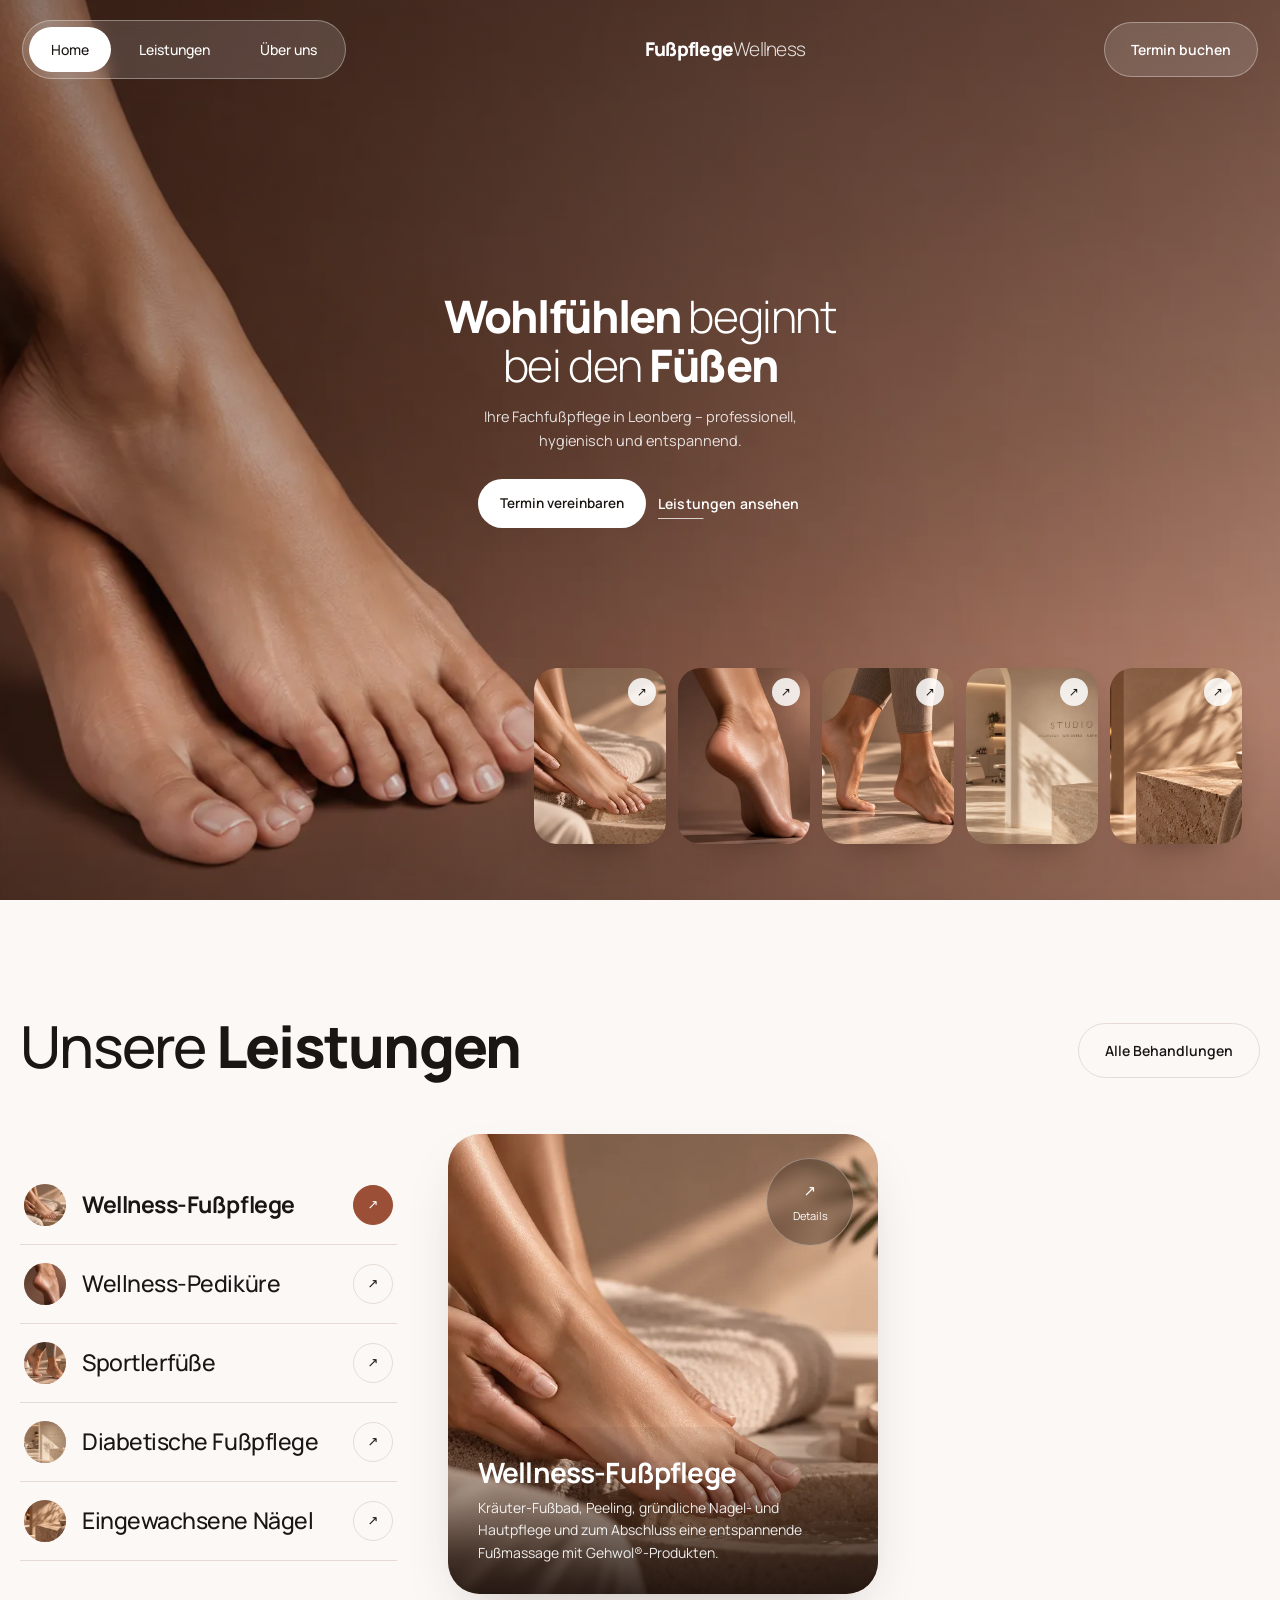
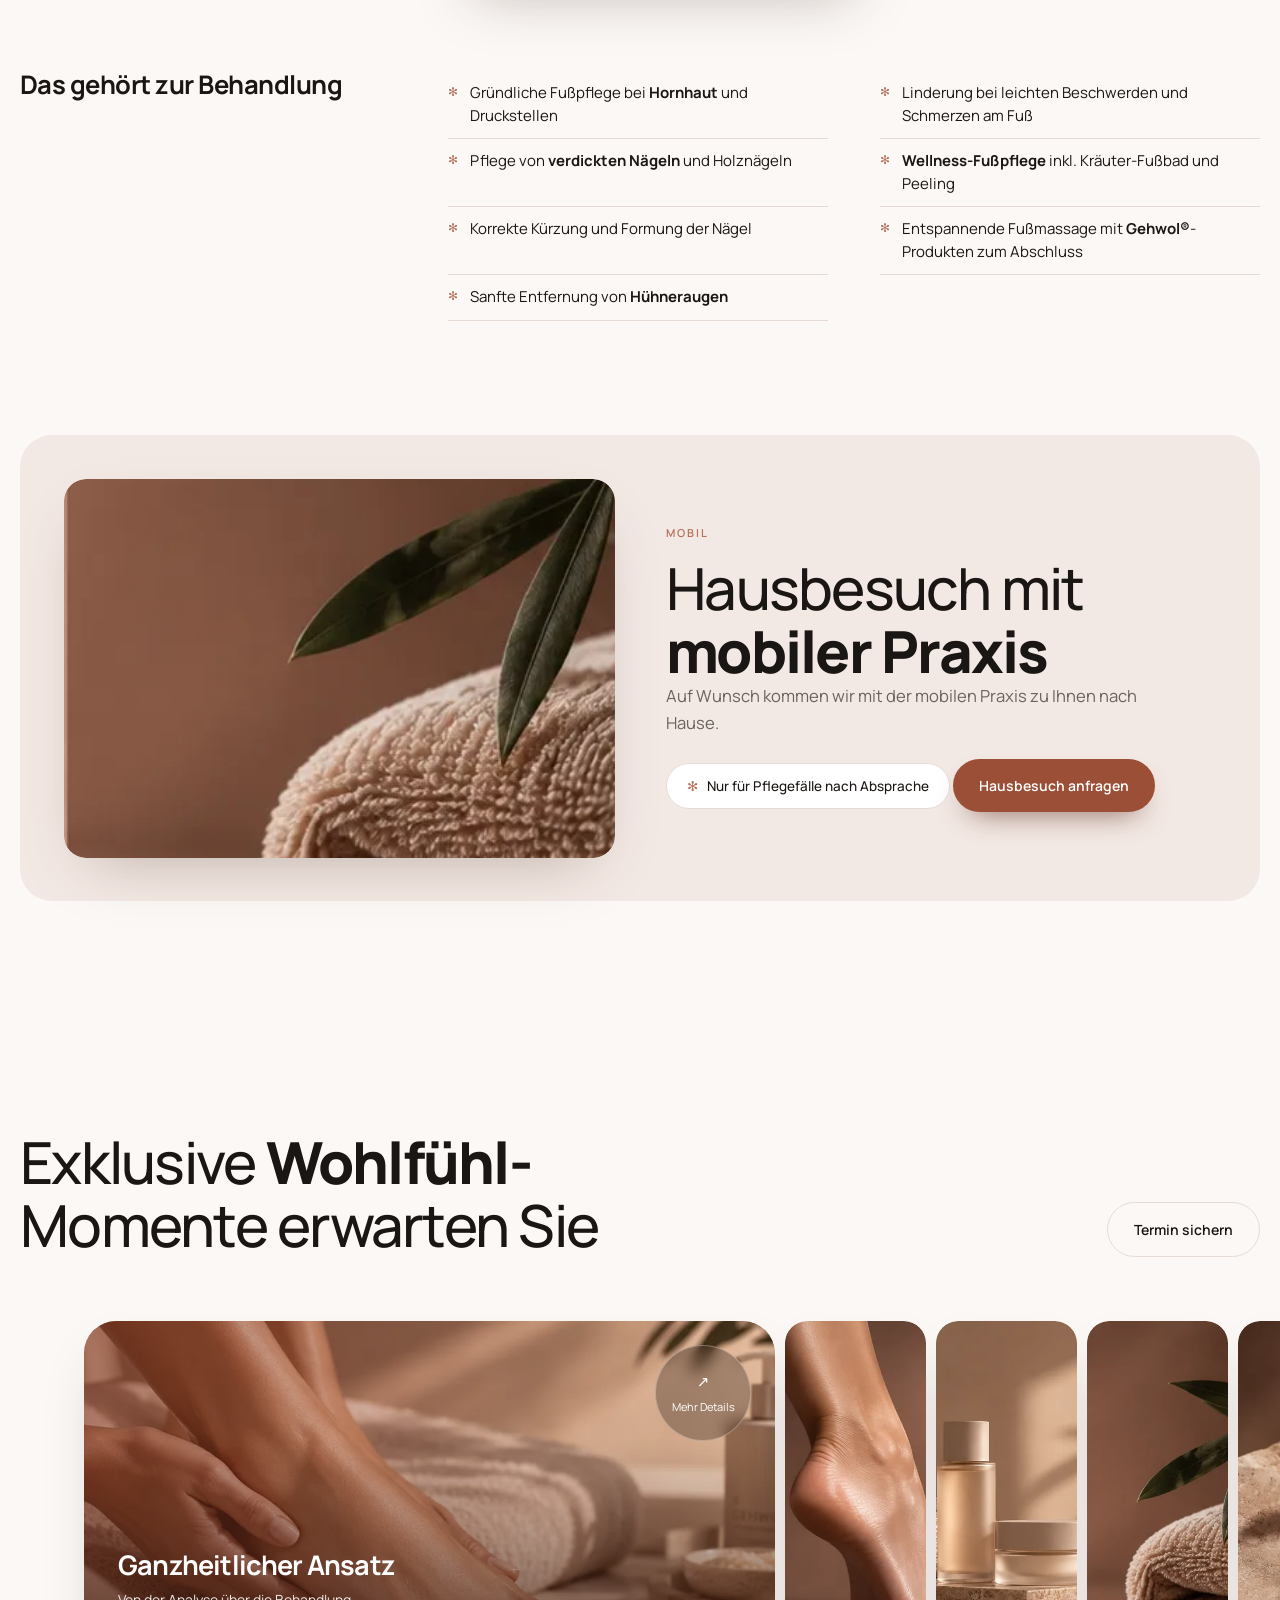
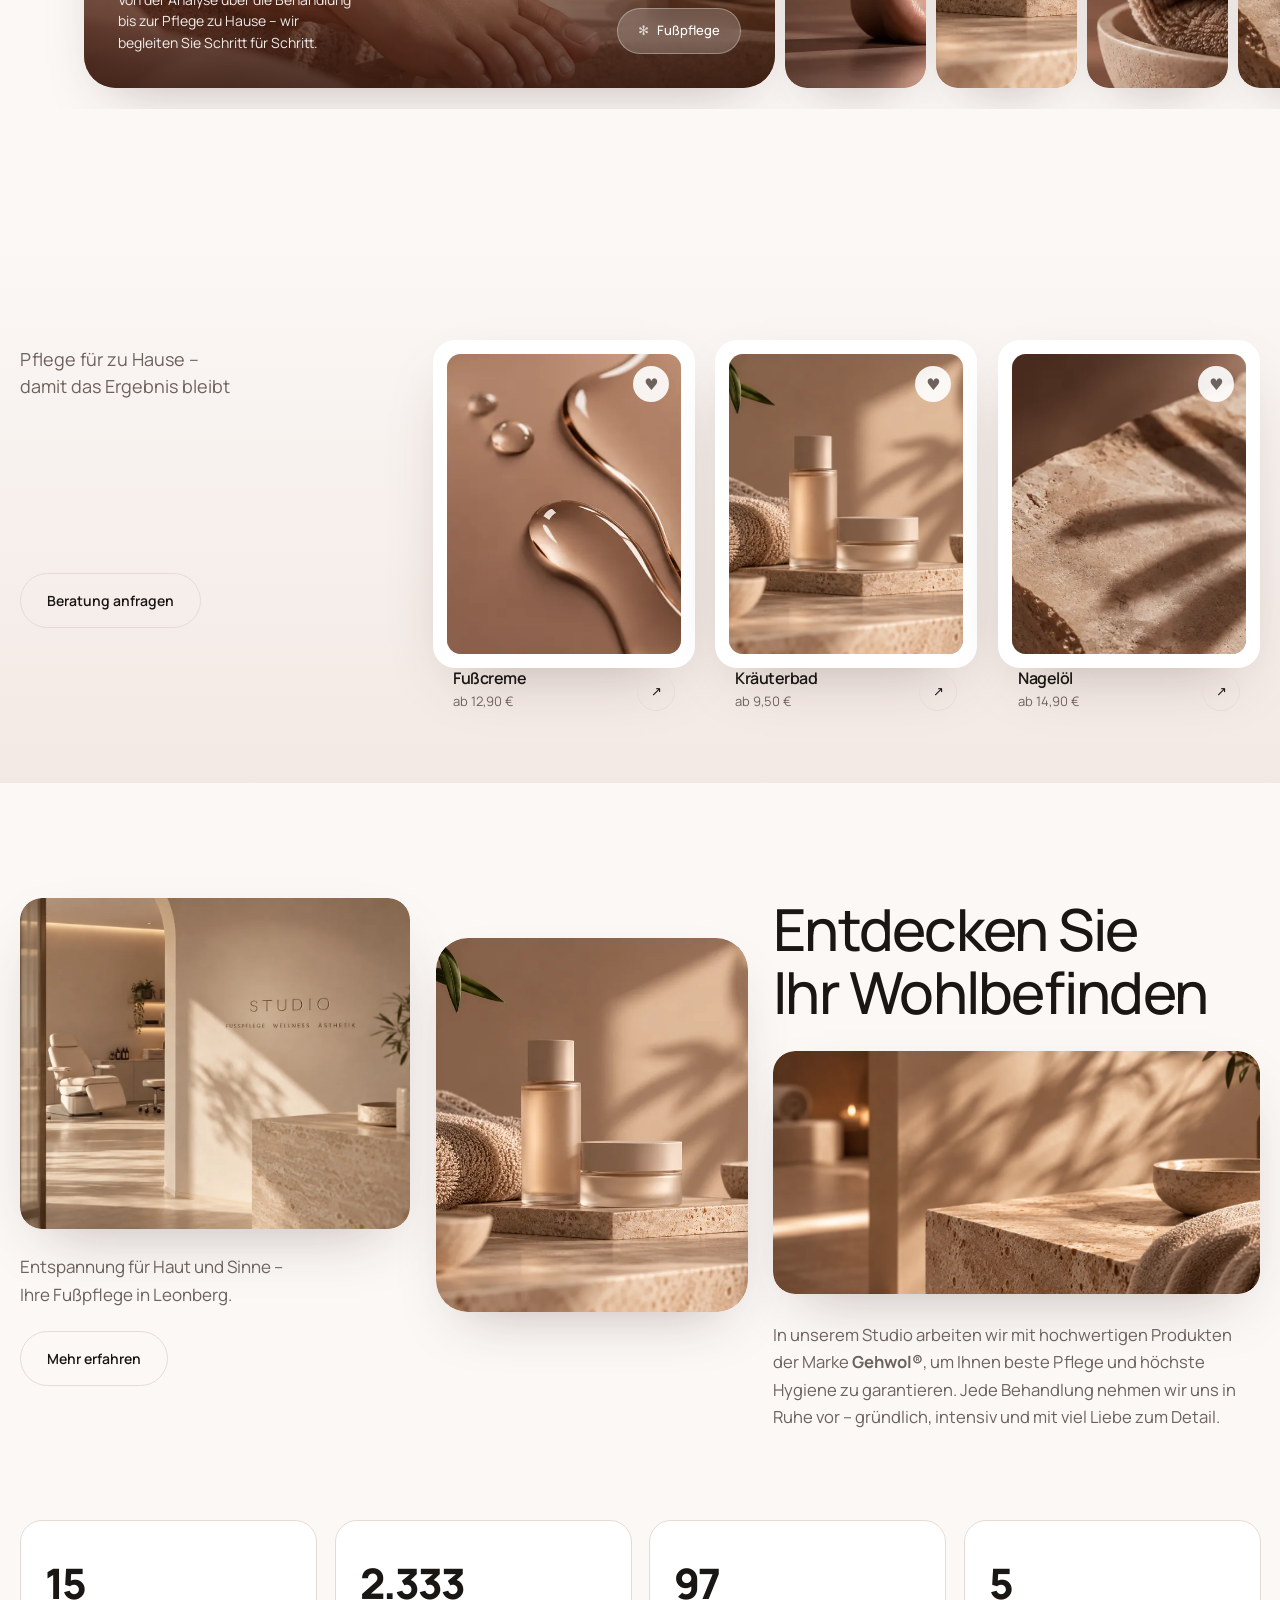
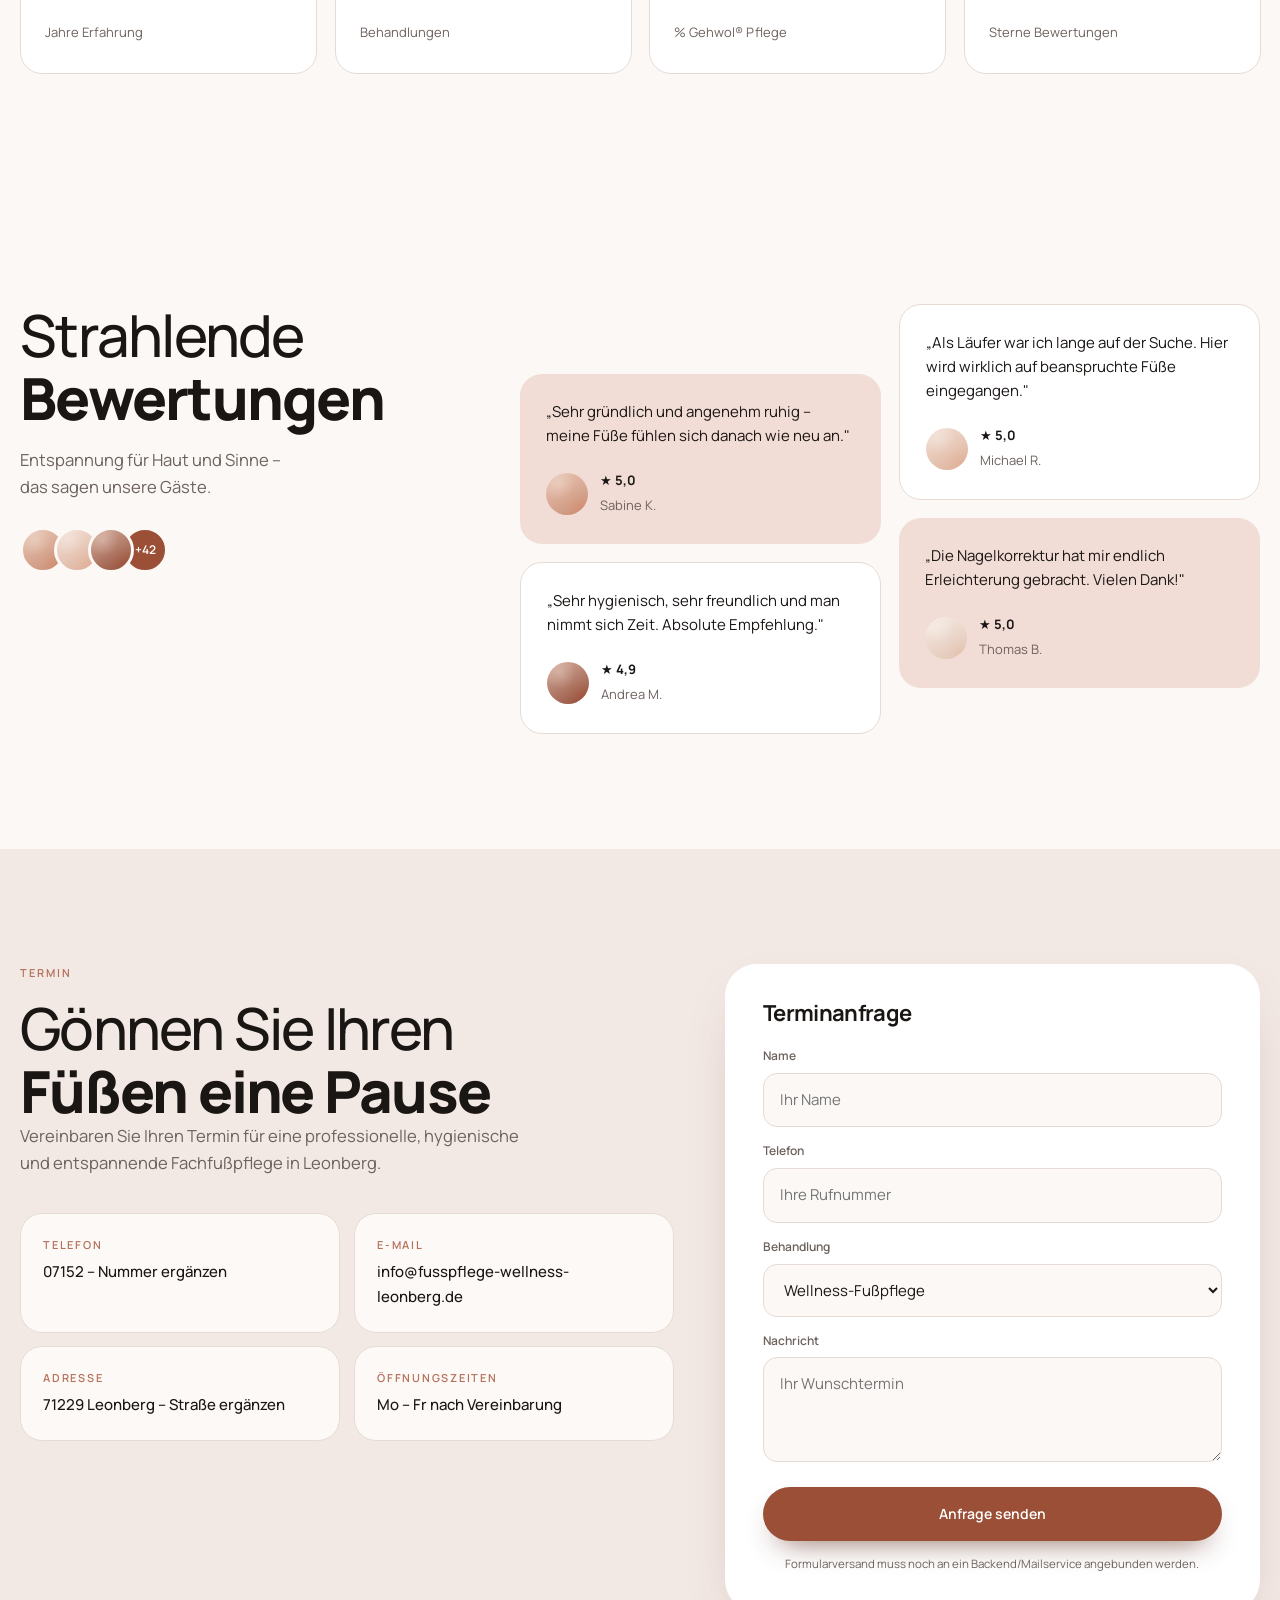
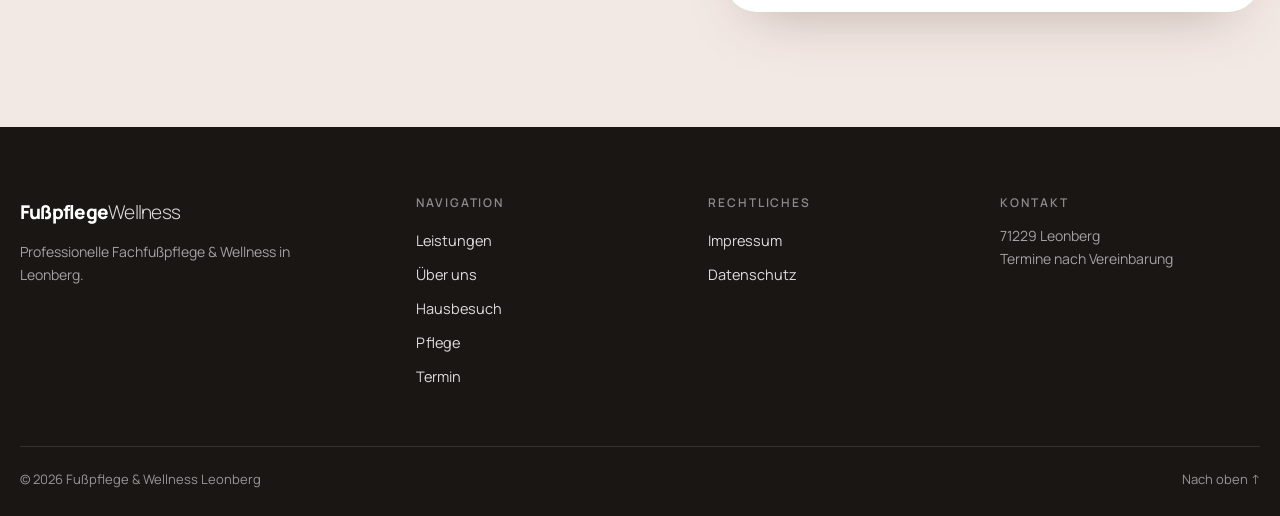
<file: index.html>
<!DOCTYPE html>
<html lang="de">
<head>
<meta charset="utf-8">
<meta name="viewport" content="width=device-width, initial-scale=1">
<title>Fachfußpflege Leonberg – Professionelle &amp; entspannende Behandlung</title>
<meta name="description" content="Fachfußpflege &amp; Wellness in Leonberg: Wellness-Fußpflege nach brasilianischer Art, Sportlerfüße, diabetische Fußpflege und Nagelkorrektur – hygienisch, gründlich und entspannend mit Gehwol®-Produkten.">
<meta name="theme-color" content="#f6efea">
<link rel="preconnect" href="https://fonts.googleapis.com">
<link rel="preconnect" href="https://fonts.gstatic.com" crossorigin>
<link href="https://fonts.googleapis.com/css2?family=Manrope:wght@300;400;500;600;700;800&display=swap" rel="stylesheet">
<link rel="stylesheet" href="assets/css/style.css">
<link rel="icon" href="data:image/svg+xml,<svg xmlns='http://www.w3.org/2000/svg' viewBox='0 0 100 100'><text y='.9em' font-size='90'>🌿</text></svg>">
</head>
<body>

<header class="site-header" id="header">
  <div class="nav-shell">
    <button class="nav-burger" id="burger" aria-label="Menü öffnen" aria-expanded="false">
      <span></span><span></span><span></span>
    </button>
    <nav class="nav-pills" id="navPills">
      <a href="#home" class="pill is-active">Home</a>
      <a href="#leistungen" class="pill">Leistungen</a>
      <a href="#ueber-uns" class="pill">Über uns</a>
      <a href="#termin" class="pill pill-cta">Termin buchen</a>
    </nav>
  </div>

  <a href="#home" class="brand">Fußpflege<span>Wellness</span></a>

  <div class="nav-actions">
    <a href="#termin" class="btn btn-ghost">Termin buchen</a>
  </div>
</header>

<!-- ══════════ HERO ══════════ -->
<section class="hero" id="home">
  <div class="hero-media" data-parallax>
    <img class="hero-img" src="assets/img/hero.webp" alt="Gepflegte Füße vor warmem Hintergrund" fetchpriority="high" decoding="async">
    <div class="hero-veil"></div>
  </div>

  <div class="hero-inner">
    <h1 class="hero-title">
      <span class="line" data-reveal><b>Wohlfühlen</b> beginnt</span>
      <span class="line" data-reveal>bei den <b>Füßen</b></span>
    </h1>
    <p class="hero-sub" data-reveal>
      Ihre Fachfußpflege in Leonberg – professionell,<br>hygienisch und entspannend.
    </p>
    <div class="hero-cta" data-reveal>
      <a href="#termin" class="btn btn-light">Termin vereinbaren</a>
      <a href="#leistungen" class="hero-link">Leistungen ansehen</a>
    </div>
  </div>

  <div class="hero-cards" id="heroCards">
    <button class="hcard" data-tile="right" style="--d:520ms" data-svc-link="0"
            aria-label="Wellness-Fußpflege – zu den Leistungen springen">
      <div class="ph shot"><img src="assets/img/wellness.webp" alt="Wellness-Fußpflege" fetchpriority="high" decoding="async"></div>
      <span class="hcard-arrow">↗</span>
      <span class="hcard-body"><b>Wellness-Fußpflege</b><span>Bad, Peeling &amp; Massage</span></span>
    </button>
    <button class="hcard" data-tile="right" style="--d:840ms" data-svc-link="1"
            aria-label="Wellness-Pediküre – zu den Leistungen springen">
      <div class="ph shot"><img src="assets/img/fuesse.webp" alt="Wellness-Pediküre" fetchpriority="high" decoding="async"></div>
      <span class="hcard-arrow">↗</span>
      <span class="hcard-body"><b>Wellness-Pediküre</b><span>Brasilianische Art</span></span>
    </button>
    <button class="hcard" data-tile="right" style="--d:1160ms" data-svc-link="2"
            aria-label="Sportlerfüße – zu den Leistungen springen">
      <div class="ph shot"><img src="assets/img/sportler.webp" alt="Sportlerfüße" fetchpriority="high" decoding="async"></div>
      <span class="hcard-arrow">↗</span>
      <span class="hcard-body"><b>Sportlerfüße</b><span>Für beanspruchte Füße</span></span>
    </button>
    <button class="hcard" data-tile="right" style="--d:1480ms" data-svc-link="3"
            aria-label="Diabetische Fußpflege – zu den Leistungen springen">
      <div class="ph shot"><img src="assets/img/studio1.webp" alt="Diabetische Fußpflege" fetchpriority="high" decoding="async"></div>
      <span class="hcard-arrow">↗</span>
      <span class="hcard-body"><b>Diabetische Fußpflege</b><span>Behutsam &amp; vorbeugend</span></span>
    </button>
    <button class="hcard" data-tile="right" style="--d:1800ms" data-svc-link="4"
            aria-label="Eingewachsene Nägel – zu den Leistungen springen">
      <div class="ph shot"><img src="assets/img/studio3.webp" alt="Eingewachsene Nägel" fetchpriority="high" decoding="async"></div>
      <span class="hcard-arrow">↗</span>
      <span class="hcard-body"><b>Eingewachsene Nägel</b><span>Korrektur mit Spange</span></span>
    </button>
  </div>

</section>

<!-- ══════════ LEISTUNGEN ══════════ -->
<section class="section services" id="leistungen">
  <div class="wrap head-row">
    <h2 class="h2" data-reveal>Unsere <b>Leistungen</b></h2>
    <a href="#termin" class="btn btn-outline" data-tile="right">Alle Behandlungen</a>
  </div>

  <div class="services-grid">
    <ul class="svc-list" id="svcList">
      <li class="svc is-active" data-svc="0" data-tile="left" style="--d:0ms">
        <span class="svc-thumb ph shot"><img src="assets/img/t-wellness.webp" alt="Wellness-Fußpflege" loading="lazy" decoding="async"></span><span class="svc-name">Wellness-Fußpflege</span><span class="svc-go">↗</span>
      </li>
      <li class="svc" data-svc="1" data-tile="left" style="--d:90ms">
        <span class="svc-thumb ph shot"><img src="assets/img/t-pedikuere.webp" alt="Wellness-Pediküre" loading="lazy" decoding="async"></span><span class="svc-name">Wellness-Pediküre</span><span class="svc-go">↗</span>
      </li>
      <li class="svc" data-svc="2" data-tile="left" style="--d:180ms">
        <span class="svc-thumb ph shot"><img src="assets/img/t-sportler.webp" alt="Sportlerfüße" loading="lazy" decoding="async"></span><span class="svc-name">Sportlerfüße</span><span class="svc-go">↗</span>
      </li>
      <li class="svc" data-svc="3" data-tile="left" style="--d:270ms">
        <span class="svc-thumb ph shot"><img src="assets/img/t-diabetisch.webp" alt="Diabetische Fußpflege" loading="lazy" decoding="async"></span><span class="svc-name">Diabetische Fußpflege</span><span class="svc-go">↗</span>
      </li>
      <li class="svc" data-svc="4" data-tile="left" style="--d:360ms">
        <span class="svc-thumb ph shot"><img src="assets/img/t-eingewachsen.webp" alt="Eingewachsene Nägel" loading="lazy" decoding="async"></span><span class="svc-name">Eingewachsene Nägel</span><span class="svc-go">↗</span>
      </li>
    </ul>

    <div class="svc-stack" id="svcStack">
      <div class="svc-slot" data-tile="right" style="--d:0ms"><article class="svc-card is-active" data-pane="0">
        <div class="ph shot"><img src="assets/img/wellness.webp" alt="Wellness-Fußpflege" loading="lazy" decoding="async"></div>
        <div class="svc-badge"><i>↗</i><span>Details</span></div>
        <div class="svc-body">
          <h3>Wellness-Fußpflege</h3>
          <p>Kräuter-Fußbad, Peeling, gründliche Nagel- und Hautpflege und zum Abschluss eine entspannende Fußmassage mit Gehwol®-Produkten.</p>
        </div>
      </article></div>
      <div class="svc-slot" data-tile="right" style="--d:120ms"><article class="svc-card" data-pane="1">
        <div class="ph shot"><img src="assets/img/fuesse.webp" alt="Wellness-Pediküre" loading="lazy" decoding="async"></div>
        <div class="svc-badge"><i>↗</i><span>Details</span></div>
        <div class="svc-body">
          <h3>Wellness-Pediküre</h3>
          <p>Komplette Fußbehandlung nach brasilianischer Tradition – inklusive Kräuter-Fußbad, Peeling, gründlicher Nagel- und Hautpflege sowie perfekter Lackierung mit Naturlack für ein makelloses Ergebnis.</p>
        </div>
      </article></div>
      <div class="svc-slot" data-tile="right" style="--d:240ms"><article class="svc-card" data-pane="2">
        <div class="ph shot"><img src="assets/img/sportler.webp" alt="Sportlerfüße" loading="lazy" decoding="async"></div>
        <div class="svc-badge"><i>↗</i><span>Details</span></div>
        <div class="svc-body">
          <h3>Sportlerfüße</h3>
          <p>Regeneration für stark beanspruchte Füße: Druckstellen, Hornhaut und beanspruchte Nägel werden schonend behandelt.</p>
        </div>
      </article></div>
      <div class="svc-slot" data-tile="right" style="--d:360ms"><article class="svc-card" data-pane="3">
        <!-- Platzhalter: "diabetische fusspflege.png" fehlt noch im Repo -->
        <div class="ph shot"><img src="assets/img/studio1.webp" alt="Diabetische Fußpflege" loading="lazy" decoding="async"></div>
        <div class="svc-badge"><i>↗</i><span>Details</span></div>
        <div class="svc-body">
          <h3>Diabetische Fußpflege</h3>
          <p>Im Rahmen der kosmetischen Fachfußpflege zur Vorsorge – besonders behutsam, hygienisch und aufmerksam auf jede Veränderung der Haut.</p>
        </div>
      </article></div>
      <div class="svc-slot" data-tile="right" style="--d:480ms"><article class="svc-card" data-pane="4">
        <!-- Platzhalter: "eingewachsene.png" fehlt noch im Repo -->
        <div class="ph shot"><img src="assets/img/studio3.webp" alt="Eingewachsene Nägel" loading="lazy" decoding="async"></div>
        <div class="svc-badge"><i>↗</i><span>Details</span></div>
        <div class="svc-body">
          <h3>Eingewachsene Nägel</h3>
          <p>Pflege bei eingewachsenen Nägeln und Nagelkorrektur-Systeme – für spürbare Entlastung und ein gesundes Nagelwachstum.</p>
        </div>
      </article></div>
    </div>
  </div>

  <div class="wrap treatment">
    <h3 class="treatment-title" data-reveal>Das gehört zur Behandlung</h3>
    <ul class="treatment-list">
      <li data-reveal style="--d:0ms"><i>✻</i><span>Gründliche Fußpflege bei <strong>Hornhaut</strong> und Druckstellen</span></li>
      <li data-reveal style="--d:70ms"><i>✻</i><span>Pflege von <strong>verdickten Nägeln</strong> und Holznägeln</span></li>
      <li data-reveal style="--d:140ms"><i>✻</i><span>Korrekte Kürzung und Formung der Nägel</span></li>
      <li data-reveal style="--d:210ms"><i>✻</i><span>Sanfte Entfernung von <strong>Hühneraugen</strong></span></li>
      <li data-reveal style="--d:280ms"><i>✻</i><span>Linderung bei leichten Beschwerden und Schmerzen am Fuß</span></li>
      <li data-reveal style="--d:350ms"><i>✻</i><span><strong>Wellness-Fußpflege</strong> inkl. Kräuter-Fußbad und Peeling</span></li>
      <li data-reveal style="--d:420ms"><i>✻</i><span>Entspannende Fußmassage mit <strong>Gehwol®</strong>-Produkten zum Abschluss</span></li>
    </ul>
  </div>
</section>

<!-- ══════════ HAUSBESUCH ══════════ -->
<section class="section homevisit" id="hausbesuch">
  <div class="wrap homevisit-inner">
    <!-- Platzhalter: das Foto der mobilen Praxis fehlt noch im Repo -->
    <div class="homevisit-media tile" data-tile="left">
      <div class="ph shot"><img src="assets/img/handtuecher.webp" alt="Mobile Praxis" loading="lazy" decoding="async"></div>
    </div>
    <div class="homevisit-copy">
      <p class="eyebrow" data-reveal>Mobil</p>
      <h2 class="h2" data-reveal>Hausbesuch mit<br><b>mobiler Praxis</b></h2>
      <p class="lead" data-reveal>Auf Wunsch kommen wir mit der mobilen Praxis zu Ihnen nach Hause.</p>
      <p class="homevisit-note" data-tile="up" style="--d:120ms">
        <i>✻</i> Nur für Pflegefälle nach Absprache
      </p>
      <a href="#termin" class="btn btn-dark" data-tile="up" style="--d:200ms">Hausbesuch anfragen</a>
    </div>
  </div>
</section>

<!-- ══════════ ABLAUF ══════════ -->
<section class="section flow">
  <div class="wrap head-row">
    <h2 class="h2" data-reveal>Exklusive <b>Wohlfühl-</b><br>Momente erwarten Sie</h2>
    <a href="#termin" class="btn btn-outline" data-tile="right">Termin sichern</a>
  </div>

  <div class="flow-rail" id="flowRail">
    <article class="flow-card is-open" data-tile="left" style="--d:0ms"
             role="button" tabindex="0" aria-expanded="true"
             aria-label="Ganzheitlicher Ansatz anzeigen">
      <div class="ph shot"><img src="assets/img/wellness.webp" alt="Behandlung im Studio" loading="lazy" decoding="async"></div>
      <div class="flow-badge"><i>↗</i><span>Mehr Details</span></div>
      <div class="flow-body">
        <h3>Ganzheitlicher Ansatz</h3>
        <p>Von der Analyse über die Behandlung bis zur Pflege zu Hause – wir begleiten Sie Schritt für Schritt.</p>
      </div>
      <span class="chip"><i>✻</i> Fußpflege</span>
    </article>
    <article class="flow-card" data-tile="right" style="--d:120ms"
             role="button" tabindex="0" aria-expanded="false"
             aria-label="Sichtbares Ergebnis anzeigen">
      <div class="ph shot"><img src="assets/img/fuesse.webp" alt="Gepflegte Füße" loading="lazy" decoding="async"></div>
      <div class="flow-badge"><i>↗</i><span>Mehr Details</span></div>
      <div class="flow-body">
        <h3>Sichtbares Ergebnis</h3>
        <p>Glatte Haut, saubere Nägel, keine Druckstellen – und Füße, die sich wieder leicht anfühlen.</p>
      </div>
      <span class="chip"><i>✻</i> Ergebnis</span>
    </article>
    <article class="flow-card" data-tile="right" style="--d:240ms"
             role="button" tabindex="0" aria-expanded="false"
             aria-label="Pflege für zu Hause anzeigen">
      <div class="ph shot"><img src="assets/img/studio2.webp" alt="Pflegeprodukte" loading="lazy" decoding="async"></div>
      <div class="flow-badge"><i>↗</i><span>Mehr Details</span></div>
      <div class="flow-body">
        <h3>Pflege für zu Hause</h3>
        <p>Zum Abschluss erhalten Sie eine Empfehlung aus dem Gehwol®-Sortiment, abgestimmt auf Ihren Hauttyp.</p>
      </div>
      <span class="chip"><i>✻</i> Gehwol®</span>
    </article>
    <article class="flow-card" data-tile="right" style="--d:360ms"
             role="button" tabindex="0" aria-expanded="false"
             aria-label="Ruhe und Wärme anzeigen">
      <div class="ph shot"><img src="assets/img/handtuecher.webp" alt="Frische Handtücher" loading="lazy" decoding="async"></div>
      <div class="flow-badge"><i>↗</i><span>Mehr Details</span></div>
      <div class="flow-body">
        <h3>Ruhe und Wärme</h3>
        <p>Warme Tücher, ein Kräuterbad und Zeit ohne Hektik – die Behandlung soll auch guttun.</p>
      </div>
      <span class="chip"><i>✻</i> Wohlfühlen</span>
    </article>
    <article class="flow-card" data-tile="right" style="--d:480ms"
             role="button" tabindex="0" aria-expanded="false"
             aria-label="Ruhiges Ambiente anzeigen">
      <div class="ph shot"><img src="assets/img/travertin.webp" alt="Spa-Ambiente" loading="lazy" decoding="async"></div>
      <div class="flow-badge"><i>↗</i><span>Mehr Details</span></div>
      <div class="flow-body">
        <h3>Ruhiges Ambiente</h3>
        <p>Helle Räume, warme Materialien und höchste Hygiene – damit Sie sich vom ersten Moment an wohlfühlen.</p>
      </div>
      <span class="chip"><i>✻</i> Studio</span>
    </article>
  </div>

  <div class="flow-nav">
    <button class="hs-btn" id="flowPrev" aria-label="Vorherige Kachel">←</button>
    <button class="hs-btn hs-btn-dark" id="flowNext" aria-label="Nächste Kachel">→</button>
  </div>
</section>

<!-- ══════════ PFLEGEPRODUKTE ══════════ -->
<section class="section products" id="pflege">
  <div class="wrap products-grid">
    <div class="products-intro">
      <p class="products-kicker" data-reveal>Pflege für zu Hause –<br>damit das Ergebnis bleibt</p>
      <a href="#kontakt" class="btn btn-outline" data-tile="left" style="--d:120ms">Beratung anfragen</a>
    </div>

    <div class="product-cards">
      <article class="pcard" data-tile="left" style="--d:0ms">
        <div class="ph shot "><img src="assets/img/serum.webp" alt="Pflegeserum" loading="lazy" decoding="async"></div><button class="fav" aria-label="Merken">♥</button>
        <div class="pcard-foot"><div><h4>Fußcreme</h4><span>ab 12,90 €</span></div><i class="arr">↗</i></div>
      </article>
      <article class="pcard" data-tile="up" style="--d:130ms">
        <div class="ph shot "><img src="assets/img/studio2.webp" alt="Pflegeprodukte" loading="lazy" decoding="async"></div><button class="fav" aria-label="Merken">♥</button>
        <div class="pcard-foot"><div><h4>Kräuterbad</h4><span>ab 9,50 €</span></div><i class="arr">↗</i></div>
      </article>
      <article class="pcard" data-tile="right" style="--d:260ms">
        <div class="ph shot "><img src="assets/img/travertin.webp" alt="Nagelöl auf Travertin" loading="lazy" decoding="async"></div><button class="fav" aria-label="Merken">♥</button>
        <div class="pcard-foot"><div><h4>Nagelöl</h4><span>ab 14,90 €</span></div><i class="arr">↗</i></div>
      </article>
    </div>
  </div>
</section>

<!-- ══════════ ÜBER UNS ══════════ -->
<section class="section about" id="ueber-uns">
  <div class="wrap about-grid">
    <div class="about-left">
      <div class="tile tile-tall" data-tile="left"><div class="ph shot "><img src="assets/img/studio1.webp" alt="Unser Studio in Leonberg" loading="lazy" decoding="async"></div></div>
      <p class="about-note" data-reveal>Entspannung für Haut und Sinne –<br>Ihre Fußpflege in Leonberg.</p>
      <a href="#leistungen" class="btn btn-outline" data-tile="left" style="--d:120ms">Mehr erfahren</a>
    </div>

    <div class="about-mid">
      <div class="tile tile-soft" data-tile="up" style="--d:140ms"><div class="ph shot "><img src="assets/img/studio2.webp" alt="Pflegeprodukte im Studio" loading="lazy" decoding="async"></div></div>
    </div>

    <div class="about-right">
      <h2 class="h2" data-reveal>Entdecken Sie<br>Ihr Wohlbefinden</h2>
      <div class="tile tile-wide" data-tile="right" style="--d:200ms"><div class="ph shot "><img src="assets/img/studio3.webp" alt="Behandlungsplatz im Studio" loading="lazy" decoding="async"></div></div>
      <p class="lead" data-reveal>
        In unserem Studio arbeiten wir mit hochwertigen Produkten der Marke <strong>Gehwol®</strong>,
        um Ihnen beste Pflege und höchste Hygiene zu garantieren. Jede Behandlung nehmen wir uns
        in Ruhe vor – gründlich, intensiv und mit viel Liebe zum Detail.
      </p>
    </div>
  </div>

  <div class="wrap stats">
    <div class="stat" data-tile="left"  style="--d:0ms"><b data-count="15">0</b><span>Jahre Erfahrung</span></div>
    <div class="stat" data-tile="up"    style="--d:90ms"><b data-count="2400">0</b><span>Behandlungen</span></div>
    <div class="stat" data-tile="up"    style="--d:180ms"><b data-count="100">0</b><span>% Gehwol® Pflege</span></div>
    <div class="stat" data-tile="right" style="--d:270ms"><b data-count="5">0</b><span>Sterne Bewertungen</span></div>
  </div>
</section>

<!-- ══════════ BEWERTUNGEN ══════════ -->
<section class="section reviews">
  <div class="wrap reviews-grid">
    <div class="reviews-intro">
      <h2 class="h2" data-reveal>Strahlende <b>Bewertungen</b></h2>
      <p class="lead" data-reveal>Entspannung für Haut und Sinne –<br>das sagen unsere Gäste.</p>
      <div class="avatars" data-tile="left" style="--d:120ms">
        <span class="av ph ph-a"></span><span class="av ph ph-b"></span><span class="av ph ph-c"></span>
        <span class="av av-more">+42</span>
      </div>
    </div>

    <div class="review-cards">
      <div class="rcol rcol-a">
        <blockquote class="rcard" data-tile="up" style="--d:120ms">
          <p>„Sehr gründlich und angenehm ruhig – meine Füße fühlen sich danach wie neu an."</p>
          <footer><span class="av ph ph-a"></span><div><b>★ 5,0</b><span>Sabine K.</span></div></footer>
        </blockquote>
        <blockquote class="rcard" data-tile="left" style="--d:300ms">
          <p>„Sehr hygienisch, sehr freundlich und man nimmt sich Zeit. Absolute Empfehlung."</p>
          <footer><span class="av ph ph-c"></span><div><b>★ 4,9</b><span>Andrea M.</span></div></footer>
        </blockquote>
      </div>
      <div class="rcol rcol-b">
        <blockquote class="rcard" data-tile="right" style="--d:200ms">
          <p>„Als Läufer war ich lange auf der Suche. Hier wird wirklich auf beanspruchte Füße eingegangen."</p>
          <footer><span class="av ph ph-b"></span><div><b>★ 5,0</b><span>Michael R.</span></div></footer>
        </blockquote>
        <blockquote class="rcard" data-tile="right" style="--d:380ms">
          <p>„Die Nagelkorrektur hat mir endlich Erleichterung gebracht. Vielen Dank!"</p>
          <footer><span class="av ph ph-d"></span><div><b>★ 5,0</b><span>Thomas B.</span></div></footer>
        </blockquote>
      </div>
    </div>
  </div>
</section>

<!-- ══════════ TERMIN / KONTAKT ══════════ -->
<section class="section booking" id="termin">
  <div class="wrap booking-inner">
    <div class="booking-copy">
      <p class="eyebrow" data-reveal>Termin</p>
      <h2 class="h2" data-reveal>Gönnen Sie Ihren<br><b>Füßen eine Pause</b></h2>
      <p class="lead" data-reveal>Vereinbaren Sie Ihren Termin für eine professionelle, hygienische
        und entspannende Fachfußpflege in Leonberg.</p>

      <div class="info-tiles" id="kontakt">
        <a class="info" href="tel:+4971520000000" data-tile="left" style="--d:0ms">
          <span class="info-k">Telefon</span><span class="info-v">07152 – Nummer ergänzen</span>
        </a>
        <a class="info" href="mailto:info@fusspflege-wellness-leonberg.de" data-tile="up" style="--d:100ms">
          <span class="info-k">E-Mail</span><span class="info-v">info@fusspflege-wellness-leonberg.de</span>
        </a>
        <div class="info" data-tile="up" style="--d:200ms">
          <span class="info-k">Adresse</span><span class="info-v">71229 Leonberg – Straße ergänzen</span>
        </div>
        <div class="info" data-tile="left" style="--d:300ms">
          <span class="info-k">Öffnungszeiten</span><span class="info-v">Mo – Fr nach Vereinbarung</span>
        </div>
      </div>
    </div>

    <form class="booking-form" data-tile="right" style="--d:140ms" onsubmit="return false;">
      <h3>Terminanfrage</h3>
      <label>Name <input type="text" name="name" placeholder="Ihr Name" required></label>
      <label>Telefon <input type="tel" name="tel" placeholder="Ihre Rufnummer" required></label>
      <label>Behandlung
        <select name="service">
          <option>Wellness-Fußpflege</option>
          <option>Wellness-Pediküre (brasilianische Art)</option>
          <option>Sportlerfüße</option>
          <option>Diabetische Fußpflege</option>
          <option>Eingewachsene Nägel / Nagelkorrektur</option>
          <option>Hausbesuch mit mobiler Praxis</option>
        </select>
      </label>
      <label>Nachricht <textarea name="msg" rows="3" placeholder="Ihr Wunschtermin"></textarea></label>
      <button class="btn btn-dark btn-block" type="submit">Anfrage senden</button>
      <p class="form-note">Formularversand muss noch an ein Backend/Mailservice angebunden werden.</p>
    </form>
  </div>
</section>

<footer class="site-footer">
  <div class="wrap footer-grid">
    <div data-tile="left">
      <a href="#home" class="brand brand-foot">Fußpflege<span>Wellness</span></a>
      <p>Professionelle Fachfußpflege &amp; Wellness in Leonberg.</p>
    </div>
    <nav data-tile="up" style="--d:100ms">
      <h4>Navigation</h4>
      <a href="#leistungen">Leistungen</a><a href="#ueber-uns">Über uns</a>
      <a href="#hausbesuch">Hausbesuch</a>
      <a href="#pflege">Pflege</a><a href="#termin">Termin</a>
    </nav>
    <nav data-tile="up" style="--d:200ms">
      <h4>Rechtliches</h4>
      <a href="impressum.html">Impressum</a><a href="datenschutz.html">Datenschutz</a>
    </nav>
    <div data-tile="right" style="--d:300ms">
      <h4>Kontakt</h4>
      <p>71229 Leonberg<br>Termine nach Vereinbarung</p>
    </div>
  </div>
  <div class="wrap footer-bar"><span>© <span id="yr"></span> Fußpflege &amp; Wellness Leonberg</span><a href="#home">Nach oben ↑</a></div>
</footer>

<script src="assets/js/main.js"></script>
</body>
</html>
</file>
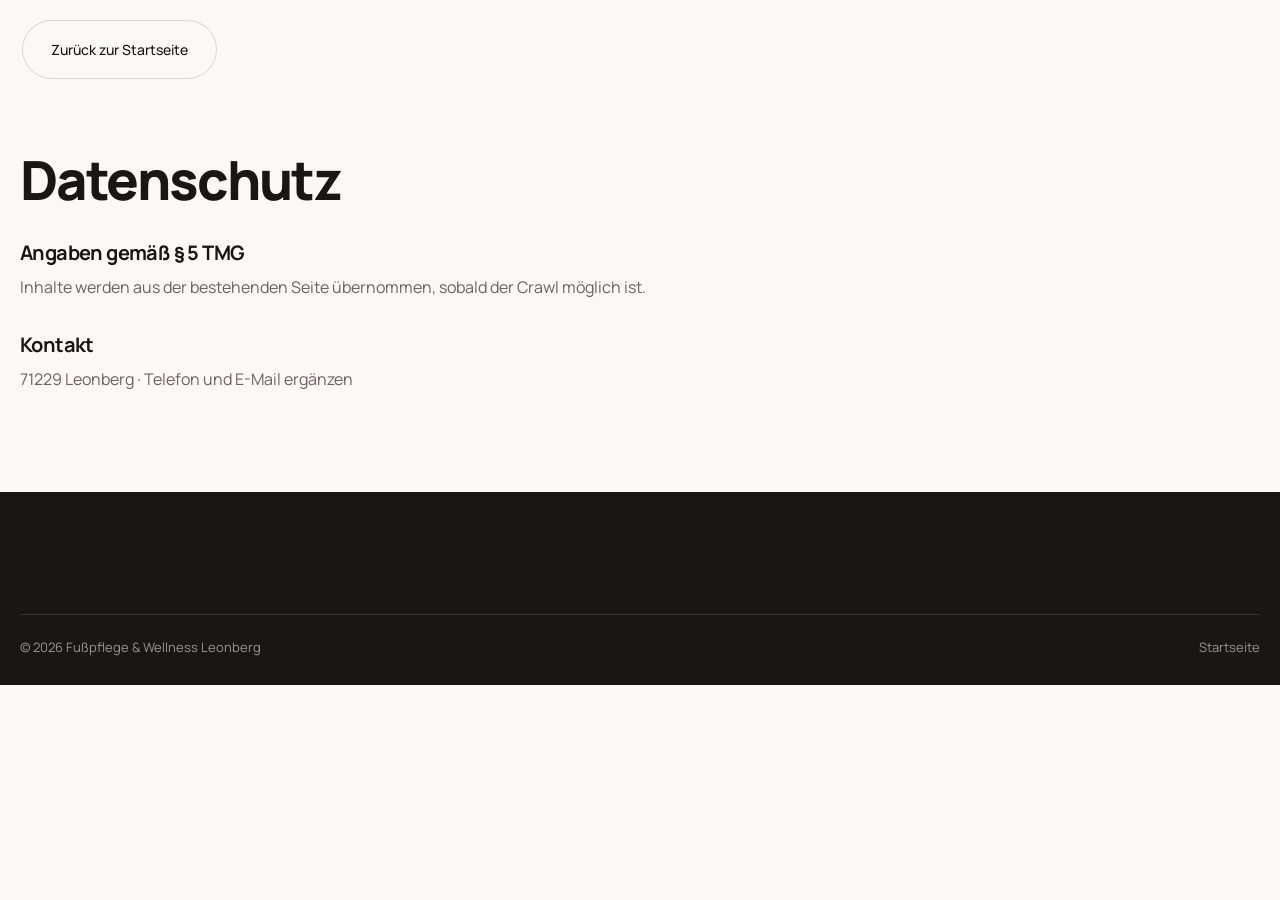
<file: datenschutz.html>
<!DOCTYPE html>
<html lang="de">
<head>
<meta charset="utf-8">
<meta name="viewport" content="width=device-width, initial-scale=1">
<title>Datenschutz – Fußpflege &amp; Wellness Leonberg</title>
<link rel="preconnect" href="https://fonts.googleapis.com">
<link href="https://fonts.googleapis.com/css2?family=Manrope:wght@300;400;500;600;700;800&display=swap" rel="stylesheet">
<link rel="stylesheet" href="assets/css/style.css">
<style>.legal{padding:150px 0 90px}.legal h1{font-size:clamp(30px,5vw,54px);font-weight:800;margin-bottom:28px}
.legal h2{font-size:20px;font-weight:700;margin:34px 0 10px}.legal p{color:var(--ink-2);max-width:70ch;margin-bottom:10px}</style>
</head>
<body class="scrolled">
<header class="site-header"><div class="nav-shell"><nav class="nav-pills"><a href="index.html" class="pill">Zurück zur Startseite</a></nav></div>
<a href="index.html" class="brand">Fußpflege<span>Wellness</span></a><div class="nav-actions"><a href="index.html#termin" class="btn btn-dark">Termin buchen</a></div></header>
<main class="wrap legal">
  <h1>Datenschutz</h1>
  <h2>Angaben gemäß § 5 TMG</h2>
  <p>Inhalte werden aus der bestehenden Seite übernommen, sobald der Crawl möglich ist.</p>
  <h2>Kontakt</h2>
  <p>71229 Leonberg · Telefon und E-Mail ergänzen</p>
</main>
<footer class="site-footer"><div class="wrap footer-bar"><span>© <span id="yr"></span> Fußpflege &amp; Wellness Leonberg</span><a href="index.html">Startseite</a></div></footer>
<script>document.getElementById('yr').textContent=new Date().getFullYear();</script>
</body>
</html>
</file>
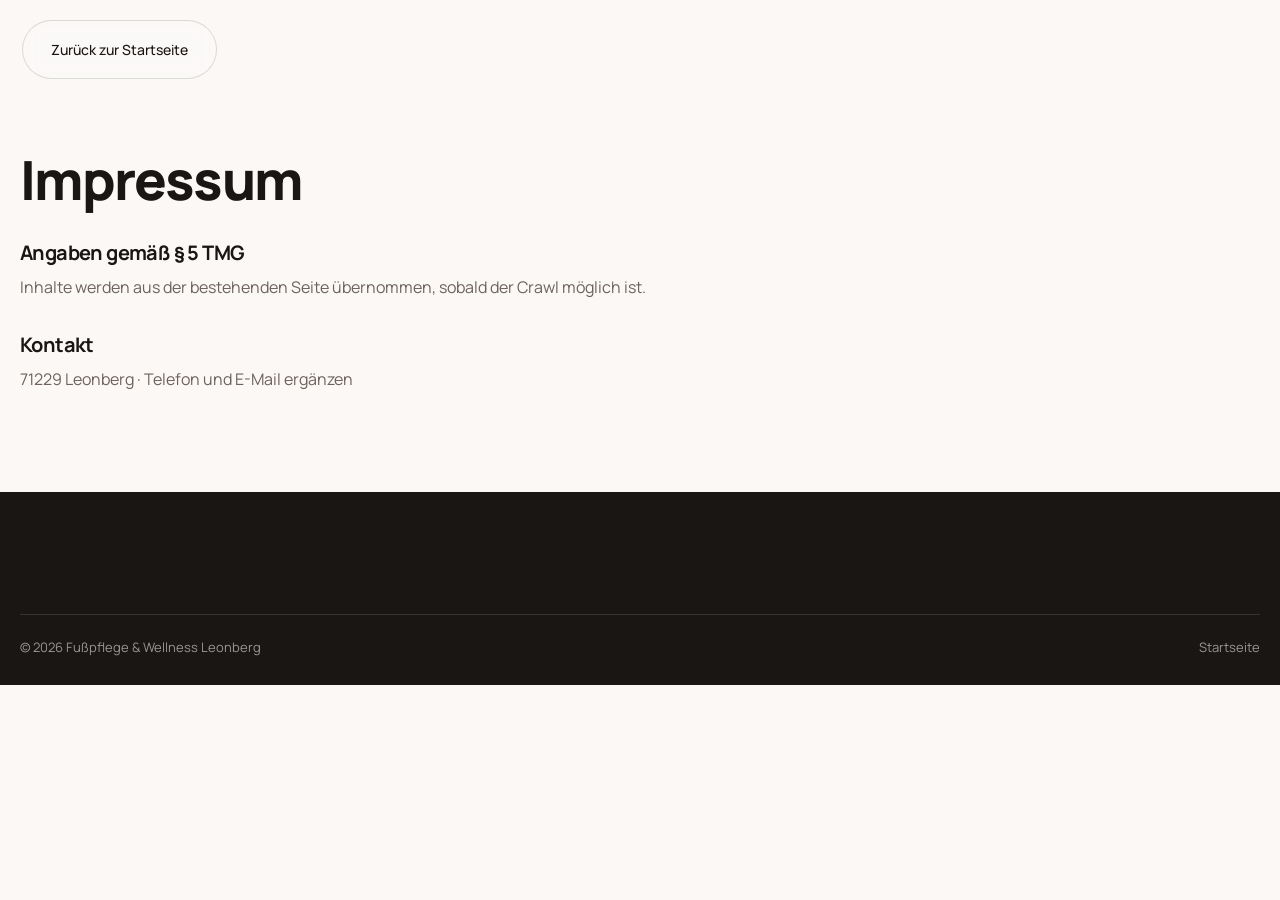
<file: impressum.html>
<!DOCTYPE html>
<html lang="de">
<head>
<meta charset="utf-8">
<meta name="viewport" content="width=device-width, initial-scale=1">
<title>Impressum – Fußpflege &amp; Wellness Leonberg</title>
<link rel="preconnect" href="https://fonts.googleapis.com">
<link href="https://fonts.googleapis.com/css2?family=Manrope:wght@300;400;500;600;700;800&display=swap" rel="stylesheet">
<link rel="stylesheet" href="assets/css/style.css">
<style>.legal{padding:150px 0 90px}.legal h1{font-size:clamp(30px,5vw,54px);font-weight:800;margin-bottom:28px}
.legal h2{font-size:20px;font-weight:700;margin:34px 0 10px}.legal p{color:var(--ink-2);max-width:70ch;margin-bottom:10px}</style>
</head>
<body class="scrolled">
<header class="site-header"><div class="nav-shell"><nav class="nav-pills"><a href="index.html" class="pill">Zurück zur Startseite</a></nav></div>
<a href="index.html" class="brand">Fußpflege<span>Wellness</span></a><div class="nav-actions"><a href="index.html#termin" class="btn btn-dark">Termin buchen</a></div></header>
<main class="wrap legal">
  <h1>Impressum</h1>
  <h2>Angaben gemäß § 5 TMG</h2>
  <p>Inhalte werden aus der bestehenden Seite übernommen, sobald der Crawl möglich ist.</p>
  <h2>Kontakt</h2>
  <p>71229 Leonberg · Telefon und E-Mail ergänzen</p>
</main>
<footer class="site-footer"><div class="wrap footer-bar"><span>© <span id="yr"></span> Fußpflege &amp; Wellness Leonberg</span><a href="index.html">Startseite</a></div></footer>
<script>document.getElementById('yr').textContent=new Date().getFullYear();</script>
</body>
</html>
</file>
<file: assets/css/style.css>
/* ============ Tokens ============ */
:root{
  --bg:#fbf8f6; --bg-2:#f3e9e4; --ink:#1a1614; --ink-2:#6d625d;
  --line:#e6dbd4; --card:#ffffff;
  --nude:#e7cfc4; --nude-2:#d8b6a6; --clay:#b5715a; --terra:#a8523c;
  --accent:#9a4f36; --accent-hi:#b25e40; --glass:rgba(74,34,21,.72);
  --rose:#f2dcd6; --shadow:0 24px 60px -28px rgba(70,40,30,.35);
  --r-s:14px; --r-m:22px; --r-l:32px; --r-xl:44px;
  --ease:cubic-bezier(.22,.85,.28,1);
  --wrap:1240px;
}
*,*::before,*::after{box-sizing:border-box}
html{overflow-x:hidden;overflow-x:clip}
body{margin:0;background:var(--bg);color:var(--ink);
  font:400 16px/1.65 'Manrope',system-ui,-apple-system,Segoe UI,sans-serif;
  -webkit-font-smoothing:antialiased;overflow-x:hidden;overflow-x:clip}
img{max-width:100%;display:block}
a{color:inherit;text-decoration:none}
h1,h2,h3,h4{margin:0;letter-spacing:-.03em;line-height:1.08;font-weight:500}
p{margin:0}
button,input,select,textarea{font:inherit;color:inherit}
.wrap{width:min(100% - 40px,var(--wrap));margin-inline:auto}
.section{padding:clamp(70px,9vw,130px) 0;position:relative}
.h2{font-size:clamp(30px,4.6vw,58px)}
.h2 b{font-weight:800}
.lead{color:var(--ink-2);font-size:clamp(15px,1.3vw,17px);max-width:52ch}
.eyebrow{text-transform:uppercase;letter-spacing:.18em;font-size:11px;font-weight:600;color:var(--clay);margin-bottom:14px}

/* ============ Reveal / Fly-in ============ */
/* data-tile="left|right|up|zoom"  ·  --d steuert den Stagger */
[data-reveal],[data-tile]{opacity:0;will-change:transform,opacity,filter}
[data-reveal]{transform:translateY(24px);filter:blur(6px);
  transition:opacity .8s var(--ease) var(--d,0ms),transform .9s var(--ease) var(--d,0ms),filter .8s var(--ease) var(--d,0ms)}
[data-tile]{filter:blur(12px);
  transform:translate3d(0,60px,0) scale(.94);
  transition:opacity .9s var(--ease) var(--d,0ms),transform 1.05s var(--ease) var(--d,0ms),filter .9s var(--ease) var(--d,0ms)}
[data-tile="left"] {transform:translate3d(-90px,26px,0) scale(.94) rotate(-1.6deg)}
[data-tile="right"]{transform:translate3d(90px,26px,0)  scale(.94) rotate(1.6deg)}
[data-tile="up"]   {transform:translate3d(0,80px,0)     scale(.93)}
[data-tile="zoom"] {transform:scale(.86)}
.in-view{opacity:1!important;transform:none!important;filter:none!important}
@media (prefers-reduced-motion:reduce){
  [data-reveal],[data-tile]{opacity:1;transform:none;filter:none;transition:none}
}

/* ============ Placeholder-Bildflächen ============ */
.ph{position:relative;width:100%;height:100%;border-radius:inherit;overflow:hidden;
  background:linear-gradient(140deg,var(--nude),var(--rose) 45%,var(--nude-2));isolation:isolate}
.ph::after{content:"";position:absolute;inset:0;
  background:radial-gradient(60% 60% at 30% 25%,rgba(255,255,255,.55),transparent 65%),
             radial-gradient(50% 50% at 80% 80%,rgba(168,82,60,.28),transparent 70%);
  mix-blend-mode:soft-light}
.ph-a{background:linear-gradient(150deg,#e9c9b8,#c98c72)}
.ph-b{background:linear-gradient(150deg,#f3e2d8,#dcae97)}
.ph-c{background:linear-gradient(150deg,#d8b0a0,#8f4c37)}
.ph-d{background:linear-gradient(150deg,#f6ece5,#e0c3b2)}
.ph-e{background:linear-gradient(150deg,#c47a5e,#7e3a27)}
.ph-f{background:linear-gradient(150deg,#fbf1ec,#e9d3c8)}
.ph-g{background:linear-gradient(150deg,#f7e7de,#dfbcab)}
.ph-h{background:linear-gradient(150deg,#eed7ca,#c9927a)}
.ph-hero{background:linear-gradient(120deg,#7d4634,#c08a72 45%,#e3c1b1)}

/* Fotos: die Verlaufsfläche bleibt als Ladeplatzhalter darunter stehen */
.shot{background:linear-gradient(150deg,#e9d5ca,#c79a83)}
.shot::after{content:none}
.shot>img{position:absolute;inset:0;width:100%;height:100%;object-fit:cover;
  border-radius:inherit;opacity:0;transform:scale(1);
  transition:opacity .7s var(--ease),transform .8s var(--ease)}
/* Beim Erscheinen zieht das Motiv langsam heran - der Zoom laeuft mit dem
   Einflug der Kachel mit und uebernimmt deren Versatz. */
[data-tile].in-view .shot>img{transform:scale(1.06);
  transition-duration:.7s,1.9s;transition-delay:0s,var(--d,0ms)}
/* Beim Hover zieht es weiter an - ohne Verzoegerung, sonst haengt es nach. */
[data-tile]:hover .shot>img,[data-tile]:focus-visible .shot>img{
  transform:scale(1.13);transition-duration:.7s,.9s;transition-delay:0s,0s}
.shot>img.loaded,.no-js .shot>img{opacity:1}
.svc-thumb.shot>img{position:static;border-radius:50%}

/* ============ Buttons ============ */
.btn{display:inline-flex;align-items:center;justify-content:center;border:0;cursor:pointer;
  padding:15px 26px;border-radius:999px;font-size:14px;font-weight:600;white-space:nowrap;
  transition:transform .35s var(--ease),background .35s,color .35s,box-shadow .35s}
.btn:hover{transform:translateY(-2px)}
.btn-dark{background:var(--accent);color:#fff;box-shadow:0 14px 30px -16px rgba(90,40,25,.85)}
.btn-dark:hover{background:var(--accent-hi)}
.btn-light{background:#fff;color:var(--ink);box-shadow:var(--shadow)}
.btn-outline{background:transparent;color:var(--ink);border:1px solid var(--line)}
.btn-outline:hover{background:var(--accent);color:#fff;border-color:var(--accent)}
.btn-ghost{background:rgba(255,255,255,.14);color:#fff;border:1px solid rgba(255,255,255,.35);backdrop-filter:blur(8px)}
.btn-ghost:hover{background:rgba(255,255,255,.24)}
/* Zweite Hero-Aktion: reiner Text mit mitwachsender Unterstreichung. */
.hero-link{position:relative;align-self:center;color:#fff;font-size:14px;font-weight:600;
  padding:13px 2px;letter-spacing:.01em}
.hero-link::after{content:"";position:absolute;left:2px;right:2px;bottom:9px;height:1px;
  background:currentColor;transform:scaleX(.32);transform-origin:left;opacity:.75;
  transition:transform .45s var(--ease),opacity .45s}
.hero-link:hover::after{transform:scaleX(1);opacity:1}
.btn-block{width:100%;justify-content:center;margin-top:6px}

/* ============ Header ============ */
.site-header{position:fixed;top:14px;left:0;right:0;z-index:90;
  display:flex;align-items:center;justify-content:space-between;gap:20px;
  width:min(100% - 32px,1520px);margin-inline:auto;
  padding:6px}
.nav-shell,.nav-actions{display:flex;align-items:center;gap:10px}
.nav-pills{display:flex;gap:6px;padding:6px;border-radius:999px;
  background:rgba(255,255,255,.14);border:1px solid rgba(255,255,255,.35);
  backdrop-filter:blur(8px);transition:border-color .4s}
/* Ueber den hellen Abschnitten traegt das helle Glas keine weisse Schrift -
   dort wechseln Text und Rand auf die dunkle Variante. */
.scrolled .nav-pills{border-color:rgba(26,22,20,.14)}
.scrolled .pill:not(.is-active){color:var(--ink)}
.scrolled .pill:not(.is-active):hover{background:rgba(26,22,20,.06)}
/* Auf hellem Grund hebt sich die aktive Pille sonst kaum ab. */
.scrolled .pill.is-active{box-shadow:0 3px 12px -5px rgba(60,35,25,.55)}
.pill:not(.pill-cta){padding:11px 22px;border-radius:999px;font-size:14px;font-weight:500;color:#fff;
  transition:background .35s,color .35s}
.pill.is-active{background:#fff;color:var(--ink)}
.pill:not(.is-active):hover{background:rgba(255,236,228,.16)}
.pill-cta{display:none;padding:13px 22px;border-radius:999px;font-size:14px;font-weight:600}
.nav-burger{width:44px;height:44px;border-radius:0;display:none;place-items:center;gap:5px;
  flex-direction:column;background:none;border:0;padding:0;cursor:pointer}
.nav-burger span{width:22px;height:2px;background:#fff;border-radius:2px;transition:.35s var(--ease)}
/* Die drei Balken sind 2px hoch mit 5px Abstand, ihre Mitten liegen also genau
   7px auseinander - damit treffen sich die Enden sauber im Kreuz. */
.nav-burger span{transform-origin:center;
  transition:transform .4s var(--ease),opacity .18s linear .1s}
.nav-burger[aria-expanded="true"] span:nth-child(1){transform:translateY(7px) rotate(45deg)}
.nav-burger[aria-expanded="true"] span:nth-child(2){opacity:0;transition-delay:0s}
.nav-burger[aria-expanded="true"] span:nth-child(3){transform:translateY(-7px) rotate(-45deg)}
.brand{font-size:19px;font-weight:800;letter-spacing:-.04em;color:#fff;
  transition:opacity .4s var(--ease),transform .4s var(--ease)}
.nav-actions{transition:opacity .4s var(--ease),transform .4s var(--ease)}
@media (min-width:821px){
  .scrolled .brand,.scrolled .nav-actions{
    opacity:0;visibility:hidden;transform:translateY(-8px)}
}
.brand span{font-weight:300;opacity:.85}
.icon-btn{width:52px;height:52px;display:grid;place-items:center;border-radius:50%;
  background:rgba(255,255,255,.16);backdrop-filter:blur(14px);border:1px solid rgba(255,255,255,.28)}
.icon-btn svg{width:19px;height:19px;fill:none;stroke:#fff;stroke-width:1.7;stroke-linecap:round}

/* ============ Hero ============ */
.hero{position:relative;min-height:100svh;display:flex;flex-direction:column;justify-content:center;
  padding:130px 0 210px;overflow:hidden}
.hero-media{position:absolute;inset:0;z-index:-2}
.hero-media{background:linear-gradient(245deg,#6a3f2e,#a0705d 46%,#c29685 78%)}
/* Das Motiv ist ein breites Banner; die Fuesse liegen buendig an einer Kante.
   Die Datei ist bereits gespiegelt, hier wird nur noch rechtsbuendig
   ausgerichtet und leicht herangezoomt, damit die Kacheln sie wie in den
   Referenzen ueberlappen. Links bleibt Flaeche fuer die Headline. */
.hero-img{width:100%;height:100%;object-fit:cover;object-position:left bottom}
@media (max-width:820px){.hero-img{object-position:17% bottom}}
.hero-veil{position:absolute;inset:0;
  background:linear-gradient(to bottom,rgba(30,17,12,.5) 0%,rgba(30,17,12,.28) 46%,rgba(30,17,12,.12) 72%),
             linear-gradient(to top,rgba(30,17,12,.22),transparent 22%)}
.hero-inner{width:min(100% - 40px,var(--wrap));margin-inline:auto;color:#fff;
  display:flex;flex-direction:column;align-items:center;text-align:center}
.hero-inner>*{max-width:min(100%,660px)}
.hero-title{font-size:clamp(27px,3.5vw,46px);font-weight:300}
.hero-title .line{display:block}
.hero-title b{font-weight:800}
.hero-sub{margin-top:16px;color:rgba(255,255,255,.84);font-size:14.5px}
.hero-cta{margin-top:26px;display:flex;gap:10px;flex-wrap:wrap;justify-content:center}
.hero-cta .btn{padding:13px 22px;font-size:13.5px}
.hero-play{position:absolute;right:6%;top:13%;display:flex;align-items:center;gap:14px;color:#fff}
.play-ring{width:72px;height:72px;border-radius:50%;display:grid;place-items:center;
  border:1px solid rgba(255,255,255,.5);transition:transform .5s var(--ease),background .4s}
.play-ring i{font-style:normal;font-size:15px}
.hero-play:hover .play-ring{background:rgba(255,255,255,.18);transform:scale(1.08)}
.play-label{font-size:13px;line-height:1.35;opacity:.9}
.hero-cards{position:absolute;right:3%;bottom:56px;z-index:2;display:flex;gap:12px;max-width:64vw}
/* Die Motive sind Hochformat - die Kacheln folgen dem Seitenverhaeltnis, sonst
   steht der helle Bildhintergrund als Kasten im dunklen Hero. */
/* Die vier Kacheln kommen bewusst langsam und deutlich versetzt herein - der
   Einflug soll sichtbar sein, nicht nur aufblitzen. */
.hero-cards [data-tile]{
  transform:translate3d(130px,34px,0) scale(.9) rotate(2deg);
  transition:opacity 1.5s var(--ease) var(--d,0ms),
             transform 2s var(--ease) var(--d,0ms),
             filter 1.5s var(--ease) var(--d,0ms)}
.hcard{position:relative;width:132px;aspect-ratio:3/4;border-radius:var(--r-m);overflow:hidden;
  padding:0;border:0;cursor:pointer;background:none;text-align:left;
  box-shadow:0 18px 40px -26px rgba(40,20,12,.7);
  transition:transform .55s var(--ease),box-shadow .55s var(--ease)}
.hcard:hover,.hcard:focus-visible{transform:translateY(-10px);
  box-shadow:0 26px 54px -24px rgba(40,20,12,.8)}
.hcard .ph{position:absolute;inset:0;border-radius:inherit;background:none}
.hcard-arrow{position:absolute;top:10px;right:10px;width:28px;height:28px;border-radius:50%;
  display:grid;place-items:center;background:rgba(255,255,255,.85);font-size:12px;
  transition:transform .4s var(--ease),opacity .4s}
.hcard:hover .hcard-arrow{transform:rotate(45deg) scale(1.05)}
/* Ueberschrift und Text liegen still unter einem Verlauf und kommen beim
   Hover hoch. */
.hcard-body{position:absolute;left:0;right:0;bottom:0;padding:14px 12px;color:#fff;z-index:2;
  display:flex;flex-direction:column;gap:5px;
  background:linear-gradient(to top,rgba(25,14,10,.9),rgba(25,14,10,.45) 55%,transparent);
  opacity:0;transform:translateY(14px);
  transition:opacity .45s var(--ease),transform .5s var(--ease)}
.hcard:hover .hcard-body,.hcard:focus-visible .hcard-body{opacity:1;transform:none}
.hcard-body b{font-size:13px;font-weight:700;line-height:1.25}
.hcard-body span{font-size:10.5px;line-height:1.45;opacity:.85}

.hero-foot{position:absolute;left:0;right:0;bottom:38px;z-index:3;
  width:min(100% - 40px,1440px);margin-inline:auto;
  display:flex;align-items:center;justify-content:space-between;gap:24px;flex-wrap:wrap}
.hero-tags{display:flex;gap:10px;flex-wrap:wrap;max-width:640px}
.hero-slider{display:flex;align-items:center;gap:14px;color:#fff}
.hs-num{font-size:15px;font-weight:600;letter-spacing:.04em}
.hs-dim{opacity:.55}
.hs-bar{position:relative;width:clamp(120px,18vw,260px);height:2px;
  background:rgba(255,255,255,.35);border-radius:2px;overflow:hidden}
.hs-bar i{position:absolute;inset:0 auto 0 0;width:25%;background:#fff;border-radius:2px;
  transition:width .6s var(--ease)}
.hs-btn{width:44px;height:44px;border-radius:50%;cursor:pointer;font-size:15px;
  background:rgba(255,255,255,.16);border:1px solid rgba(255,255,255,.32);
  color:#fff;backdrop-filter:blur(10px);transition:.35s var(--ease)}
.hs-btn:hover{transform:translateY(-2px);background:rgba(255,255,255,.3)}
.hs-btn-dark{background:#fff;color:var(--ink);border-color:#fff}
.tag{display:inline-flex;align-items:center;gap:9px;padding:12px 20px;border-radius:999px;
  background:rgba(255,255,255,.12);border:1px solid rgba(255,255,255,.26);backdrop-filter:blur(12px);
  color:#fff;font-size:13.5px;font-weight:500;transition:background .35s,transform .35s var(--ease)}
.tag:hover{background:rgba(255,255,255,.24);transform:translateY(-3px)}
.tag i{font-style:normal;opacity:.7}

/* ============ About ============ */
.about-grid{display:grid;grid-template-columns:1fr .8fr 1.25fr;gap:26px;align-items:start}
.tile{border-radius:var(--r-m);overflow:hidden;box-shadow:var(--shadow)}
.tile-tall{aspect-ratio:4/3.4}
.tile-soft{aspect-ratio:3/3.6;border-radius:var(--r-l);margin-top:40px}
.tile-wide{aspect-ratio:16/8;margin:28px 0 26px;border-radius:var(--r-m)}
.about-note{margin:24px 0 22px;font-size:17px;color:var(--ink-2);max-width:30ch}
.stats{display:grid;grid-template-columns:repeat(4,1fr);gap:18px;margin-top:clamp(50px,7vw,90px)}
.stat{background:var(--card);border:1px solid var(--line);border-radius:var(--r-m);padding:28px 24px}
.stat b{display:block;font-size:clamp(28px,3.4vw,42px);font-weight:800;letter-spacing:-.04em}
.stat span{font-size:13px;color:var(--ink-2)}

/* ============ Services ============ */
.head-row{display:flex;align-items:flex-end;justify-content:space-between;gap:24px;
  flex-wrap:wrap;margin-bottom:clamp(34px,5vw,56px)}
.services-grid{width:min(100% - 40px,var(--wrap));margin-inline:auto;display:grid;
  grid-template-columns:.72fr 1.55fr;gap:clamp(28px,4vw,60px);align-items:center}
.svc-list{list-style:none;margin:0;padding:0}
.svc{display:flex;align-items:center;gap:16px;padding:18px 4px;border-bottom:1px solid var(--line);
  cursor:pointer;transition:padding-left .4s var(--ease)}
.svc:hover{padding-left:10px}
.svc-thumb{width:42px;height:42px;border-radius:50%;flex:0 0 auto}
.svc-name{flex:1;font-size:clamp(17px,2vw,23px);font-weight:500;letter-spacing:-.02em}
.svc-go{width:40px;height:40px;flex:0 0 auto;border-radius:50%;display:grid;place-items:center;
  border:1px solid var(--line);font-size:13px;transition:.4s var(--ease)}
.svc.is-active .svc-go,.svc:hover .svc-go{background:var(--accent);color:#fff;border-color:var(--accent);transform:rotate(0)}
.svc.is-active .svc-name{font-weight:700}
/* Die Karten liegen als Stapel uebereinander: die aktive vorn, die uebrigen
   versetzt und verkleinert dahinter. Der Reveal sitzt auf .svc-slot, damit er
   die Stapel-Transformation der Karte nicht ueberschreibt. */
.svc-stack{position:relative;aspect-ratio:16/9;max-height:min(460px,52vh);
  margin-right:calc(-1 * max(20px,(100vw - var(--wrap))/2 + 20px))}
/* --i ist der Abstand zur aktiven Karte: 0 vorn, danach nach rechts versetzt
   und verkleinert. Beim Wechsel ruecken alle eine Position nach vorn. */
.svc-slot{position:absolute;inset:0;z-index:calc(10 - var(--i,0))}
.svc-card{position:absolute;inset:0;border-radius:var(--r-l);overflow:hidden;
  width:min(430px,64%);box-shadow:var(--shadow);cursor:pointer;
  transform:translateX(calc(var(--i,0) * 41%)) scale(calc(1 - var(--i,0) * .05));
  transform-origin:left center;
  transition:transform .8s var(--ease),filter .8s var(--ease),opacity .55s var(--ease)}
/* Die abgeloeste Karte wuerde sonst quer auf den letzten Stapelplatz springen.
   Stattdessen zieht sie nach links weg und blendet aus; erst danach nimmt sie
   ihre Position hinten im Stapel ein - ohne Animation, damit man den Sprung
   nicht sieht. */
/* Die abgeloeste Karte wuerde sonst quer auf den letzten Stapelplatz springen.
   Sie zieht nach links weg und blendet aus; ihren Platz hinten nimmt sie erst
   danach ein, ohne Animation. */
.svc-slot.is-leaving{z-index:20}
.svc-slot.is-leaving .svc-card{
  transform:translateX(-42%) scale(.9);opacity:0;filter:blur(5px)}
.svc-slot.is-settling .svc-card{transition:none}
.svc-card:not(.is-active){filter:brightness(calc(1 - var(--i,0) * .06)) saturate(.92)}
.svc-card .ph{position:absolute;inset:0}
.svc-body{position:absolute;left:0;right:0;bottom:0;z-index:2;padding:30px;color:#fff;
  background:linear-gradient(to top,rgba(25,14,10,.88),rgba(25,14,10,.05))}
.svc-body h3{font-size:clamp(20px,2.4vw,28px);font-weight:700;margin-bottom:10px}
.svc-body p{font-size:14px;line-height:1.6;max-width:46ch;opacity:.9}
.svc-badge{position:absolute;top:24px;right:24px;z-index:2;width:88px;height:88px;
  border-radius:50%;display:grid;place-content:center;justify-items:center;gap:4px;
  color:#fff;font-size:11px;background:rgba(35,20,15,.32);backdrop-filter:blur(8px);
  border:1px solid rgba(255,255,255,.3);transition:transform .5s var(--ease)}
.svc-badge i{font-style:normal;font-size:15px}
.svc-card:hover .svc-badge{transform:scale(1.08)}
.svc-card .svc-badge,.svc-card .svc-body{opacity:0;transition:opacity .5s var(--ease)}
.svc-card.is-active .svc-badge,.svc-card.is-active .svc-body{opacity:1}

/* ============ Behandlungsliste ============ */
.treatment{margin-top:clamp(46px,6vw,80px);
  display:grid;grid-template-columns:.72fr 1.55fr;gap:clamp(28px,4vw,60px);align-items:start}
.treatment-title{font-size:clamp(20px,2vw,26px);font-weight:700;letter-spacing:-.02em}
/* Festes Raster statt columns: bei columns verteilt der Browser die Punkte neu,
   waehrend sie nacheinander erscheinen - sie sprangen dabei in die zweite
   Spalte. Mit grid steht jede Position von Anfang an fest. */
.treatment-list{list-style:none;margin:0;padding:0;display:grid;
  grid-template-columns:repeat(2,minmax(0,1fr));grid-template-rows:repeat(4,auto);
  grid-auto-flow:column;column-gap:clamp(28px,4vw,56px)}
.treatment-list li{display:flex;gap:12px;align-items:flex-start;
  padding:11px 0;border-bottom:1px solid var(--line);font-size:15px;line-height:1.5}
.treatment-list i{font-style:normal;color:var(--clay);font-size:12px;line-height:1.7;flex:0 0 auto}
.treatment-list strong{font-weight:700}

/* ============ Hausbesuch ============ */
.homevisit{padding-top:0}
.homevisit-inner{display:grid;grid-template-columns:1fr 1fr;gap:clamp(30px,4vw,64px);
  align-items:center;background:var(--bg-2);border-radius:var(--r-l);
  padding:clamp(26px,3.4vw,46px)}
.homevisit-inner>*{min-width:0}
.homevisit-media{aspect-ratio:16/11;border-radius:var(--r-m);overflow:hidden}
.homevisit-note{display:inline-flex;align-items:center;gap:9px;margin-top:22px;
  padding:11px 20px;border-radius:999px;background:#fff;border:1px solid var(--line);
  font-size:13.5px;font-weight:500}
.homevisit-note i{font-style:normal;color:var(--clay)}
.homevisit-copy .btn{margin-top:22px}

/* ============ Flow ============ */
/* Akkordeon: die geoeffnete Kachel ist breit und traegt Titel, Text und Chip,
   die uebrigen stehen als schmale Bildstreifen daneben. Ein Klick tauscht die
   Rollen - animiert wird die flex-basis, weil width:auto nicht uebergeht. */
.flow-rail{width:100%;display:flex;gap:10px;align-items:stretch;height:clamp(280px,31vw,470px);
  overflow-x:auto;overflow-y:hidden;overscroll-behavior-x:contain;
  scrollbar-width:none;
  padding:8px 0 22px calc(max(20px,(100vw - var(--wrap))/2) + 5vw)}
.flow-rail::-webkit-scrollbar{display:none}
.flow-card{position:relative;flex:0 0 clamp(100px,11vw,160px);height:100%;
  border-radius:var(--r-m);overflow:hidden;box-shadow:var(--shadow);cursor:pointer;
  transition:flex-basis .85s var(--ease),border-radius .6s var(--ease)}
.flow-card:focus-visible{outline:2px solid var(--accent);outline-offset:3px}
.flow-card .ph{position:absolute;inset:0}
.flow-card.is-open{flex-basis:min(740px,54vw);border-radius:var(--r-l);cursor:default}
.flow-card::after{content:"";position:absolute;inset:0;opacity:0;
  /* Zwei Lagen: die schraege Faerbung gibt der Kachel den Ton, der Verlauf von
     unten traegt die Schrift auch ueber hellen Motiven. */
  background:linear-gradient(to top,rgba(52,24,15,.82),rgba(52,24,15,.28) 42%,transparent 68%),
             linear-gradient(105deg,rgba(120,52,34,.6),rgba(120,52,34,.14) 62%,transparent);
  transition:opacity .6s var(--ease)}
.flow-card.is-open::after{opacity:1}
/* Die Beschriftung erscheint erst, wenn die Kachel breit genug dafuer ist. */
.flow-badge,.flow-body,.chip{opacity:0;pointer-events:none;
  transition:opacity .45s var(--ease)}
.flow-card.is-open .flow-badge,
.flow-card.is-open .flow-body,
.flow-card.is-open .chip{opacity:1;transition-delay:.35s}
.flow-badge{position:absolute;top:24px;right:24px;z-index:2;width:96px;height:96px;
  border-radius:50%;display:grid;place-content:center;justify-items:center;gap:4px;
  color:#fff;font-size:11px;background:rgba(35,20,15,.3);backdrop-filter:blur(8px);
  border:1px solid rgba(255,255,255,.3);transition:transform .5s var(--ease),opacity .45s var(--ease)}
.flow-badge i{font-style:normal;font-size:15px}
.flow-card:hover .flow-badge{transform:scale(1.08)}
.flow-body{position:absolute;left:0;right:0;bottom:0;z-index:2;
  padding:clamp(22px,3vw,34px);color:#fff;display:flex;flex-direction:column;gap:10px}
.flow-body h3{font-size:clamp(20px,2.3vw,27px);font-weight:700;white-space:nowrap}
.flow-body p{font-size:14px;line-height:1.55;opacity:.9;max-width:26ch}
.chip{position:absolute;right:clamp(22px,3vw,34px);bottom:clamp(22px,3vw,34px);z-index:3;
  display:inline-flex;gap:8px;align-items:center;padding:11px 20px;border-radius:999px;
  background:rgba(255,255,255,.2);border:1px solid rgba(255,255,255,.32);
  backdrop-filter:blur(10px);color:#fff;font-size:13px;font-weight:500;white-space:nowrap}
.chip i{font-style:normal;opacity:.75}

.flow-nav{display:none;gap:10px;justify-content:flex-end;
  width:min(100% - 40px,var(--wrap));margin:18px auto 0}
.flow-nav .hs-btn{background:#fff;border:1px solid var(--line);color:var(--ink)}
.flow-nav .hs-btn-dark{background:var(--accent);border-color:var(--accent);color:#fff}

/* ============ Products ============ */
.products{background:linear-gradient(180deg,var(--bg),var(--bg-2))}
.products-grid{display:grid;grid-template-columns:.7fr 1.6fr;gap:clamp(30px,4vw,60px)}
/* Ohne min-width:0 nehmen Grid-Kinder ihre automatische Mindestbreite an und
   werden breiter als ihre Spalte. */
.products-grid>*,.product-cards>*,.reviews-grid>*,.review-cards>*,
.services-grid>*,.about-grid>*,.booking-inner>*,.stats>*,.info-tiles>*{min-width:0}
.products-intro{display:flex;flex-direction:column;justify-content:space-between;gap:40px;padding:6px 0 40px}
.products-kicker{font-size:clamp(15px,1.5vw,18px);color:var(--ink-2);line-height:1.5;max-width:26ch}
.products-intro .btn{align-self:flex-start}
.product-cards{display:grid;grid-template-columns:repeat(3,1fr);gap:20px}
.pcard{position:relative;background:var(--card);border-radius:var(--r-m);padding:14px;
  box-shadow:var(--shadow);transition:transform .5s var(--ease)}
.pcard:hover{transform:translateY(-10px)}
.pcard .ph{aspect-ratio:1/1;border-radius:var(--r-s)}
.fav{position:absolute;top:26px;right:26px;width:36px;height:36px;border-radius:50%;border:0;
  background:rgba(255,255,255,.9);cursor:pointer;color:var(--ink-2);transition:.3s}
.fav:hover,.fav.on{color:var(--terra);transform:scale(1.1)}
.pcard-foot{display:flex;align-items:center;justify-content:space-between;gap:12px;padding:16px 6px 6px}
.pcard-foot h4{font-size:16px;font-weight:600}
.pcard-foot span{font-size:13px;color:var(--ink-2)}
.pcard-foot .arr{font-style:normal;width:38px;height:38px;flex:0 0 auto;border-radius:50%;
  display:grid;place-items:center;border:1px solid var(--line);font-size:13px;transition:.35s}
.pcard:hover .arr{background:var(--accent);color:#fff;border-color:var(--accent)}

/* ============ Reviews ============ */
.reviews-grid{display:grid;grid-template-columns:.85fr 1.4fr;gap:clamp(30px,4vw,60px)}
.reviews-intro .lead{margin-top:16px}
.avatars{display:flex;margin-top:26px}
.av{width:46px;height:46px;border-radius:50%;border:3px solid var(--bg);margin-left:-12px;flex:0 0 auto}
.av:first-child{margin-left:0}
.av-more{background:var(--accent);color:#fff;display:grid;place-items:center;font-size:12px;font-weight:600}
.review-cards{display:grid;grid-template-columns:repeat(2,1fr);gap:18px;align-items:start}
.rcol{display:flex;flex-direction:column;gap:18px}
.rcol-a{padding-top:70px}
.rcard{margin:0;background:var(--rose);border-radius:var(--r-m);padding:26px}
.rcol-a .rcard:last-child,.rcol-b .rcard:first-child{background:#fff;border:1px solid var(--line)}
.rcard p{font-size:15px;line-height:1.6}
.rcard footer{display:flex;align-items:center;gap:12px;margin-top:22px}
.rcard footer .av{width:42px;height:42px;margin:0;border:0}
.rcard footer b{display:block;font-size:13px}
.rcard footer span{font-size:13px;color:var(--ink-2)}

/* ============ Booking ============ */
.booking{background:var(--bg-2)}
.booking-inner{display:grid;grid-template-columns:1.1fr .9fr;gap:clamp(30px,4vw,64px);align-items:start}
.info-tiles{display:grid;grid-template-columns:repeat(2,1fr);gap:14px;margin-top:36px}
.info{background:rgba(255,255,255,.7);border:1px solid var(--line);border-radius:var(--r-m);
  padding:22px;display:flex;flex-direction:column;gap:6px;transition:transform .4s var(--ease),background .4s}
a.info:hover{transform:translateY(-4px);background:#fff}
.info-k{font-size:11px;letter-spacing:.16em;text-transform:uppercase;color:var(--clay);font-weight:600}
.info-v{font-size:15px;font-weight:500}
.booking-form{background:#fff;border-radius:var(--r-l);padding:clamp(26px,3vw,38px);box-shadow:var(--shadow)}
.booking-form h3{font-size:22px;font-weight:700;margin-bottom:20px}
.booking-form label{display:block;font-size:12px;font-weight:600;color:var(--ink-2);margin-bottom:14px}
.booking-form input,.booking-form select,.booking-form textarea{width:100%;margin-top:7px;
  padding:14px 16px;border:1px solid var(--line);border-radius:var(--r-s);background:var(--bg);
  font-size:15px;font-weight:400;color:var(--ink);outline:none;transition:border .3s,background .3s}
.booking-form :is(input,select,textarea):focus{border-color:var(--clay);background:#fff}
.form-note{margin-top:14px;font-size:11.5px;color:var(--ink-2);text-align:center}

/* ============ Footer ============ */
.site-footer{background:var(--ink);color:#fff;padding:70px 0 26px}
.footer-grid{display:grid;grid-template-columns:1.4fr repeat(3,1fr);gap:32px}
.brand-foot{color:#fff;display:inline-block;margin-bottom:12px}
.site-footer p{font-size:14px;color:rgba(255,255,255,.6);max-width:32ch}
.site-footer h4{font-size:12px;letter-spacing:.16em;text-transform:uppercase;
  color:rgba(255,255,255,.5);margin-bottom:14px;font-weight:600}
.site-footer nav a{display:block;font-size:14.5px;padding:5px 0;color:rgba(255,255,255,.85);transition:color .3s}
.site-footer nav a:hover{color:#fff}
.footer-bar{display:flex;justify-content:space-between;gap:16px;flex-wrap:wrap;
  margin-top:52px;padding-top:22px;border-top:1px solid rgba(255,255,255,.12);
  font-size:13px;color:rgba(255,255,255,.55)}

/* ============ Responsive ============ */
@media (max-width:1080px){
  .about-grid,.services-grid,.products-grid,.reviews-grid,.booking-inner,
  .treatment,.homevisit-inner{grid-template-columns:1fr}
  .treatment-list{grid-template-columns:1fr;grid-template-rows:none;grid-auto-flow:row}
  .svc-stack{aspect-ratio:16/13}
  .svc-card{width:min(430px,74%)}
  .rcol-a{padding-top:0}
  .tile-soft{margin-top:0;aspect-ratio:16/9}
  .hero-play{display:none}
  .footer-grid{grid-template-columns:1fr 1fr}
}
@media (max-width:820px){
  .nav-pills{display:none}
  /* Marke links, Burger aussen rechts - beide mittig auf einer Linie.
     Der Termin-Button entfaellt hier und steht stattdessen im Menue. */
  .site-header{align-items:center}
  .brand{order:1;margin-right:auto;line-height:44px}
  /* Mobil bleiben beide stehen, muessen ueber hellem Inhalt also umfaerben. */
  .scrolled .brand{color:var(--ink)}
  .scrolled .nav-burger span{background:var(--ink)}
  .nav-actions{display:none}
  .nav-shell{order:3}
  .nav-pills.open{display:flex;position:fixed;top:80px;left:16px;right:16px;flex-direction:column;
    background:#fff;border-color:var(--line);border-radius:var(--r-m);padding:12px;box-shadow:var(--shadow)}
  .nav-pills.open .pill{color:var(--ink);text-align:center}
  .pill-cta{background:var(--accent);color:#fff;margin-top:4px}
  .nav-pills.open .pill-cta{display:block;color:#fff}
  .nav-pills.open .pill-cta:hover{background:var(--accent-hi)}
  .nav-burger{display:flex}
  /* Vollbild-Hero: Text oben zentriert, Kacheln darunter, die untere Haelfte
     bleibt fuer das Motiv frei. */
  .hero{min-height:100svh;min-height:100dvh;justify-content:flex-start;padding:100px 0 44vh}
  /* Mobil stehen die beiden Aktionen untereinander; die zweite ist kleiner und
     kommt ohne Unterstreichung aus. */
  .hero-cta{flex-direction:column;align-items:center;gap:4px}
  .hero-link{font-size:13px;padding:12px 2px}
  .hero-link::after{display:none}
  .hero-cards{display:none}
  /* Leistungen: die Pille im Kopf entfaellt, die Kacheln bleiben ohne Text,
     damit das Motiv erkennbar bleibt. */
  #leistungen .head-row .btn{display:none}
  .svc-card .svc-body,.svc-card .svc-badge{display:none}
  /* Wohlfuehl-Momente: alle Kacheln gleich breit, Wechsel ueber die Pfeile. */
  .flow-rail{height:auto;padding:8px 20px 20px;gap:14px;scroll-snap-type:x mandatory}
  .flow-body h3{white-space:normal}
  /* Mobil sind alle Kacheln gleich breit - auch die geoeffnete, sonst zieht
     die Desktop-Regel sie auf 54vw zusammen. */
  .flow-card,.flow-card.is-open{flex-basis:calc(100vw - 40px);aspect-ratio:16/11;
    height:auto;scroll-snap-align:center;border-radius:var(--r-m)}
  .flow-card::after,.flow-card .flow-badge,
  .flow-card .flow-body,.flow-card .chip{opacity:1;transition-delay:0s}
  .flow-nav{display:flex}
  /* Pflegekacheln: flacheres Bild, damit sie nicht die halbe Seite fuellen. */
  .pcard .ph{aspect-ratio:4/3}
  .stats,.product-cards,.review-cards,.info-tiles{grid-template-columns:1fr 1fr}
  /* Mobil steht nur die gewaehlte Karte im Bild - fuer einen Stapel ist
     schlicht kein Platz. */
  .svc-stack{aspect-ratio:4/3.2;margin-right:0}
  .svc-card{width:100%;transform:none;opacity:0;pointer-events:none;
    transition:opacity .5s var(--ease),transform .6s var(--ease)}
  .svc-card.is-active{opacity:1;pointer-events:auto}
  .svc-slot.is-leaving .svc-card{transform:translateX(-14%) scale(.96)}
  .flow-body{padding:18px}
  .flow-body h3{font-size:20px}
  .flow-body p{font-size:13px;max-width:none;padding-right:120px}
  .flow-badge{width:74px;height:74px;top:16px;right:16px;font-size:10px}
  .chip{right:16px;bottom:16px;padding:9px 15px;font-size:12px}
}
@media (max-width:560px){
  .stats,.product-cards,.review-cards,.info-tiles,.footer-grid{grid-template-columns:1fr}
  .btn{padding:13px 20px}
}

@media (max-width:640px){
  .site-header{width:min(100% - 24px,1520px);gap:8px}
  .nav-actions .btn-dark{padding:12px 15px;font-size:12.5px}
  .brand{font-size:15px}
  .nav-burger{width:44px;height:44px}
  .hero-play{display:none}
}
@media (max-width:430px){
  .brand{font-size:15px}
}

/* Ohne Hover (Touch) gibt es kein Aufdecken – dort stehen die Texte dauerhaft. */
@media (hover:none){
  .hcard-body{opacity:1;transform:none}
  .svc-card .svc-body{opacity:1}
}
</file>
